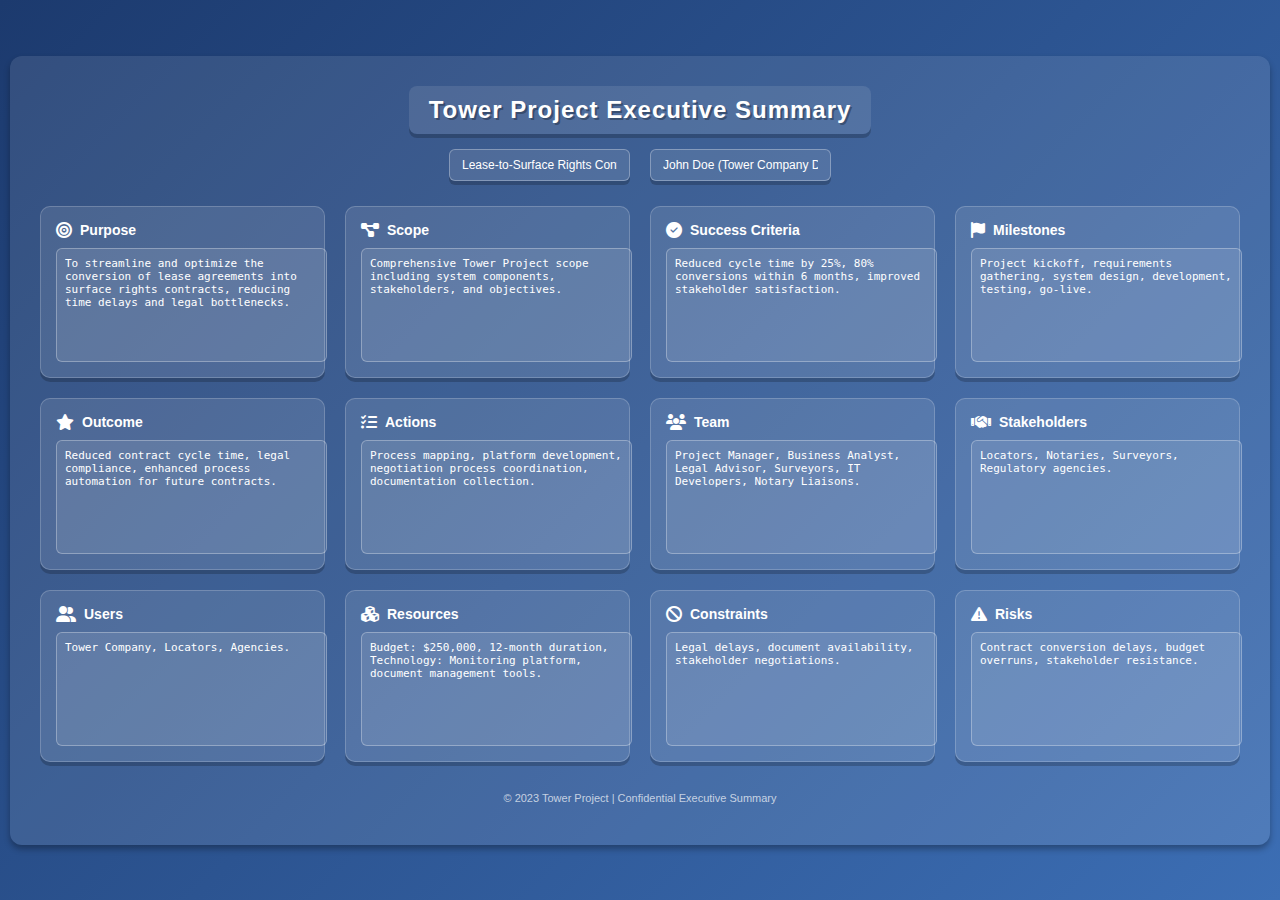
<file: index.html>
<!DOCTYPE html>
<html lang="en">
<head>
    <meta charset="UTF-8">
    <meta name="viewport" content="width=device-width, initial-scale=1.0">
    <title>Tower Project Executive Summary</title>
    <link rel="stylesheet" href="https://cdnjs.cloudflare.com/ajax/libs/font-awesome/6.4.0/css/all.min.css">
    <style>
        body {
            font-family: Helvetica, Arial, sans-serif;
            margin: 0;
            padding: 0;
            background: linear-gradient(135deg, #1c3a6e, #3c6eb4);
            color: #fff;
            min-height: 100vh;
            display: flex;
            align-items: center;
            justify-content: center;
        }
        .container {
            max-width: 1200px;
            width: 95%;
            padding: 30px;
            background-color: rgba(255, 255, 255, 0.1);
            border-radius: 12px;
            box-shadow: 0 4px 6px rgba(0, 0, 0, 0.3);
        }
        header {
            text-align: center;
            margin-bottom: 25px;
        }
        h1 {
            color: #fff;
            font-size: 24px;
            font-weight: bold;
            margin: 0 0 15px 0;
            text-shadow: 2px 2px 0 rgba(0, 0, 0, 0.3);
            letter-spacing: 1px;
            display: inline-block;
            padding: 10px 20px;
            background-color: rgba(255, 255, 255, 0.1);
            border-radius: 8px;
            box-shadow: 0 4px 0 rgba(0, 0, 0, 0.2);
        }
        .input-container {
            display: flex;
            justify-content: center;
            gap: 20px;
            margin-bottom: 20px;
        }
        input[type="text"] {
            padding: 8px 12px;
            border: 1px solid rgba(255, 255, 255, 0.3);
            border-radius: 6px;
            font-size: 12px;
            background-color: rgba(255, 255, 255, 0.1);
            color: #fff;
            transition: all 0.3s ease;
            box-shadow: 0 4px 0 rgba(0, 0, 0, 0.2);
        }
        input[type="text"]:focus {
            outline: none;
            box-shadow: 0 4px 0 rgba(0, 0, 0, 0.2), 0 0 0 2px rgba(255, 255, 255, 0.5);
        }
        main {
            display: grid;
            grid-template-columns: repeat(4, 1fr);
            grid-gap: 20px;
        }
        .cell {
            background-color: rgba(255, 255, 255, 0.1);
            border: 1px solid rgba(255, 255, 255, 0.2);
            padding: 15px;
            border-radius: 10px;
            box-shadow: 0 4px 0 rgba(0, 0, 0, 0.2);
            transition: all 0.3s ease;
            height: 140px;
            display: flex;
            flex-direction: column;
        }
        .cell:hover {
            background-color: rgba(255, 255, 255, 0.2);
            transform: translateY(-2px);
            box-shadow: 0 6px 0 rgba(0, 0, 0, 0.2);
        }
        h2 {
            font-size: 14px;
            margin: 0 0 10px 0;
            display: flex;
            align-items: center;
        }
        h2 i {
            margin-right: 8px;
            font-size: 16px;
        }
        h2 a {
            color: #fff;
            text-decoration: none;
            transition: all 0.3s ease;
        }
        h2 a:hover {
            text-decoration: underline;
            opacity: 0.8;
        }
        textarea {
            width: 100%;
            height: 100%;
            padding: 8px;
            border: 1px solid rgba(255, 255, 255, 0.3);
            border-radius: 6px;
            resize: none;
            font-size: 11px;
            background-color: rgba(255, 255, 255, 0.1);
            color: #fff;
            transition: all 0.3s ease;
        }
        textarea:focus {
            outline: none;
            box-shadow: 0 0 0 2px rgba(255, 255, 255, 0.5);
        }
        footer {
            text-align: center;
            margin-top: 30px;
            color: rgba(255, 255, 255, 0.7);
            font-size: 11px;
        }
        ::placeholder {
            color: rgba(255, 255, 255, 0.5);
        }
        .comment-icon {
            margin-left: 5px;
            color: #1c3a6e; /* Dark blue color */
        }
    </style>
</head>
<body>
    <div class="container">
        <header>
            <h1>Tower Project Executive Summary</h1>
            <div class="input-container">
                <input type="text" id="project-name" value="Lease-to-Surface Rights Conversion Project" placeholder="Project name">
                <input type="text" id="project-owner" value="John Doe (Tower Company Director)" placeholder="Project owner">
            </div>
        </header>
        <main>
            <div class="cell">
                <h2><i class="fas fa-bullseye"></i> <a href="#" onclick="openDetailPage('Purpose')">Purpose</a></h2>
                <textarea placeholder="What is the intent of this project?">To streamline and optimize the conversion of lease agreements into surface rights contracts, reducing time delays and legal bottlenecks.</textarea>
            </div>
            <div class="cell">
                <h2>
                    <i class="fas fa-project-diagram"></i>
                    <a href="#" onclick="openDetailPage('scope')">Scope</a>
                    <span id="scopeCommentIcon" class="comment-icon" style="display: none;">
                        <i class="fas fa-comments"></i>
                    </span>
                </h2>
                <textarea placeholder="What's the project scope?">Comprehensive Tower Project scope including system components, stakeholders, and objectives.</textarea>
            </div>
            <div class="cell">
                <h2><i class="fas fa-check-circle"></i> <a href="#" onclick="openDetailPage('Success Criteria')">Success Criteria</a></h2>
                <textarea placeholder="What are the success criteria?">Reduced cycle time by 25%, 80% conversions within 6 months, improved stakeholder satisfaction.</textarea>
            </div>
            <div class="cell">
                <h2>
                    <i class="fas fa-flag"></i>
                    <a href="#" onclick="openDetailPage('milestones')">Milestones</a>
                    <span id="milestoneCommentIcon" class="comment-icon" style="display: none;">
                        <i class="fas fa-comments"></i>
                    </span>
                </h2>
                <textarea placeholder="What are the key milestones?">Project kickoff, requirements gathering, system design, development, testing, go-live.</textarea>
            </div>
            <div class="cell">
                <h2><i class="fas fa-star"></i> <a href="#" onclick="openDetailPage('Outcome')">Outcome</a></h2>
                <textarea placeholder="What is the end result?">Reduced contract cycle time, legal compliance, enhanced process automation for future contracts.</textarea>
            </div>
            <div class="cell">
                <h2><i class="fas fa-tasks"></i> <a href="#" onclick="openDetailPage('Actions')">Actions</a></h2>
                <textarea placeholder="What activities need to be executed?">Process mapping, platform development, negotiation process coordination, documentation collection.</textarea>
            </div>
            <div class="cell">
                <h2><i class="fas fa-users"></i> <a href="#" onclick="openDetailPage('Team')">Team</a></h2>
                <textarea placeholder="Who are the team members?">Project Manager, Business Analyst, Legal Advisor, Surveyors, IT Developers, Notary Liaisons.</textarea>
            </div>
            <div class="cell">
                <h2><i class="fas fa-handshake"></i> <a href="#" onclick="openDetailPage('Stakeholders')">Stakeholders</a></h2>
                <textarea placeholder="Who are the stakeholders?">Locators, Notaries, Surveyors, Regulatory agencies.</textarea>
            </div>
            <div class="cell">
                <h2><i class="fas fa-user-friends"></i> <a href="#" onclick="openDetailPage('Users')">Users</a></h2>
                <textarea placeholder="Who will benefit?">Tower Company, Locators, Agencies.</textarea>
            </div>
            <div class="cell">
                <h2><i class="fas fa-cubes"></i> <a href="#" onclick="openDetailPage('Resources')">Resources</a></h2>
                <textarea placeholder="What resources are required?">Budget: $250,000, 12-month duration, Technology: Monitoring platform, document management tools.</textarea>
            </div>
            <div class="cell">
                <h2><i class="fas fa-ban"></i> <a href="#" onclick="openDetailPage('Constraints')">Constraints</a></h2>
                <textarea placeholder="What are the limitations?">Legal delays, document availability, stakeholder negotiations.</textarea>
            </div>
            <div class="cell">
                <h2><i class="fas fa-exclamation-triangle"></i> <a href="#" onclick="openDetailPage('Risks')">Risks</a></h2>
                <textarea placeholder="What could go wrong?">Contract conversion delays, budget overruns, stakeholder resistance.</textarea>
            </div>
        </main>
        <footer>
            <p>© 2023 Tower Project | Confidential Executive Summary</p>
        </footer>
    </div>
    <script src="script.js"></script>
    <script>
    function openDetailPage(section) {
        console.log(section + ' link clicked');
        const currentUrl = new URL(window.location.href);
        const projectParam = currentUrl.searchParams.get('project');
        const ownerParam = currentUrl.searchParams.get('owner');
        
        let newUrl = 'detail_pages/' + section.toLowerCase() + '.html?section=' + section;
        if (projectParam) newUrl += '&project=' + encodeURIComponent(projectParam);
        if (ownerParam) newUrl += '&owner=' + encodeURIComponent(ownerParam);
        
        console.log('Navigating to:', newUrl);
        window.location.href = newUrl;
    }

    function checkForComments() {
        const scopeHasComments = localStorage.getItem('scopeHasComments') === 'true';
        const milestoneHasComments = localStorage.getItem('milestoneHasComments') === 'true';
        
        document.getElementById('scopeCommentIcon').style.display = scopeHasComments ? 'inline' : 'none';
        document.getElementById('milestoneCommentIcon').style.display = milestoneHasComments ? 'inline' : 'none';
    }

    // Check for comments when the page loads
    document.addEventListener('DOMContentLoaded', checkForComments);

    // Check for comments when the window gains focus (in case comments were added in another tab)
    window.addEventListener('focus', checkForComments);
    </script>
</body>
</html>
</file>
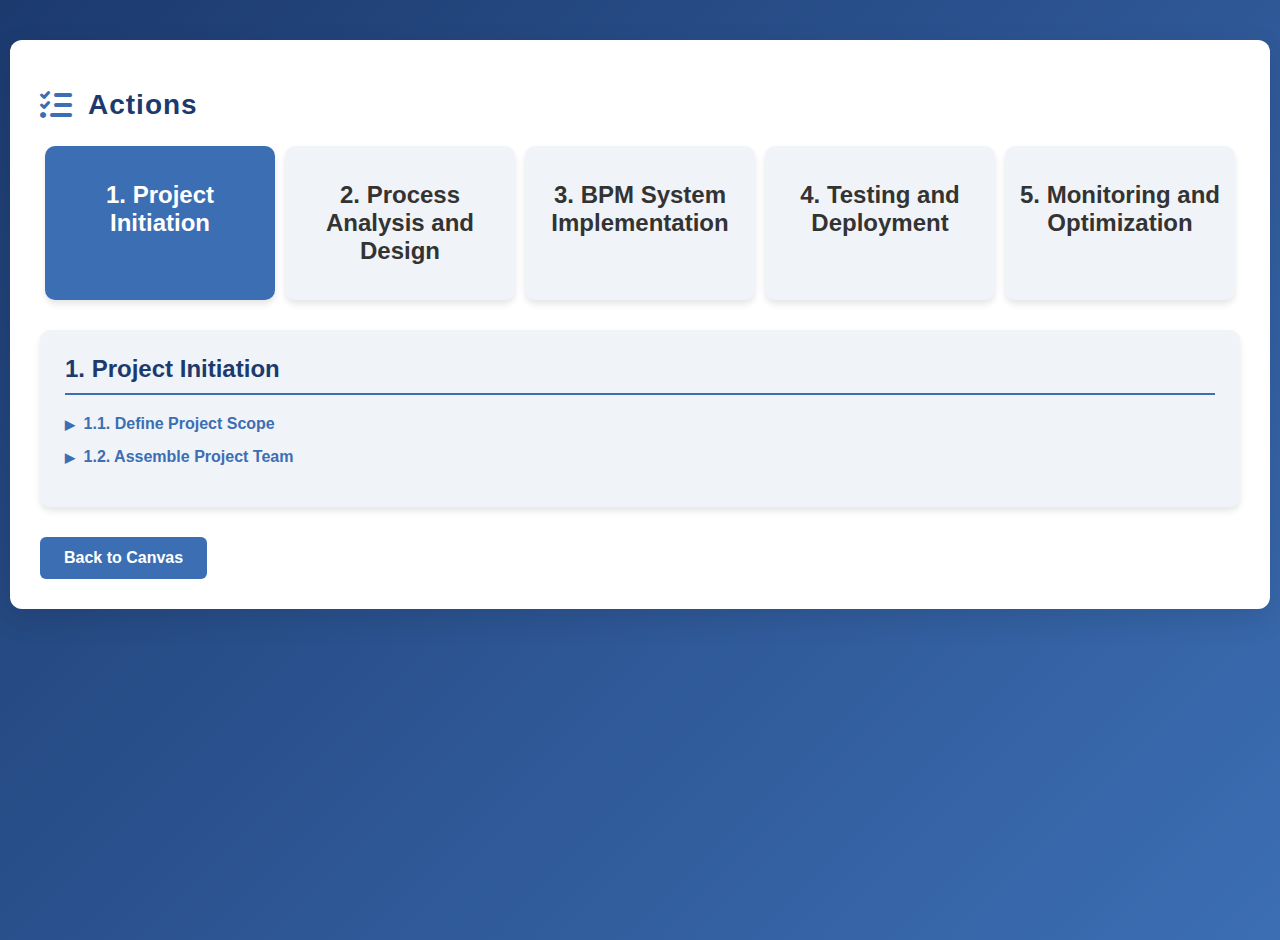
<file: actions.html>
<!DOCTYPE html>
<html lang="en">
<head>
    <meta charset="UTF-8">
    <meta name="viewport" content="width=device-width, initial-scale=1.0">
    <title>Tower Project - Actions</title>
    <link rel="stylesheet" href="https://cdnjs.cloudflare.com/ajax/libs/font-awesome/6.4.0/css/all.min.css">
    <style>
        body {
            font-family: 'Segoe UI', Tahoma, Geneva, Verdana, sans-serif;
            margin: 0;
            padding: 0;
            background: linear-gradient(135deg, #1c3a6e, #3c6eb4);
            color: #333;
            min-height: 100vh;
        }
        .detail-container {
            max-width: 1200px;
            margin: 40px auto;
            padding: 30px;
            background-color: #fff;
            border-radius: 12px;
            box-shadow: 0 10px 30px rgba(0, 0, 0, 0.1);
        }
        h1 {
            margin-bottom: 25px;
            display: flex;
            align-items: center;
            font-size: 28px;
            color: #1c3a6e;
            letter-spacing: 1px;
        }
        h1 i {
            margin-right: 15px;
            font-size: 32px;
            color: #3c6eb4;
        }
        .flow-chart {
            display: flex;
            justify-content: space-between;
            align-items: stretch;
            margin-bottom: 30px;
        }
        .flow-item {
            background-color: #f0f4f8;
            border-radius: 10px;
            padding: 15px 10px;
            flex: 1;
            text-align: center;
            cursor: pointer;
            transition: all 0.3s ease;
            box-shadow: 0 4px 6px rgba(0, 0, 0, 0.1);
            margin: 0 5px;
        }
        .flow-item:hover {
            background-color: #e0e8f0;
            transform: translateY(-5px);
        }
        .flow-item.active {
            background-color: #3c6eb4;
            color: #fff;
        }
        .content-box {
            background-color: #f0f4f8;
            border-radius: 10px;
            padding: 25px;
            margin-top: 20px;
            box-shadow: 0 4px 6px rgba(0, 0, 0, 0.1);
        }
        .content-box h2 {
            color: #1c3a6e;
            margin-top: 0;
            font-size: 24px;
            border-bottom: 2px solid #3c6eb4;
            padding-bottom: 10px;
            margin-bottom: 20px;
        }
        .content-box ul {
            list-style-type: none;
            padding-left: 0;
        }
        .content-box li {
            margin-bottom: 15px;
            font-size: 16px;
        }
        .content-box li > span {
            cursor: pointer;
            color: #3c6eb4;
            font-weight: 600;
        }
        .content-box li > span:hover {
            text-decoration: underline;
        }
        .content-box li > span::before {
            content: '▶ ';
            font-size: 0.8em;
            color: #3c6eb4;
            margin-right: 5px;
        }
        .content-box li.expanded > span::before {
            content: '▼ ';
        }
        .content-box ul ul {
            display: none;
            margin-top: 10px;
            margin-left: 20px;
            padding-left: 15px;
            border-left: 2px solid #3c6eb4;
        }
        .back-button {
            display: inline-block;
            margin-top: 30px;
            padding: 12px 24px;
            background-color: #3c6eb4;
            color: #fff;
            text-decoration: none;
            border-radius: 6px;
            transition: all 0.3s ease;
            font-weight: 600;
        }
        .back-button:hover {
            background-color: #1c3a6e;
            transform: translateY(-2px);
        }
    </style>
</head>
<body>
    <div class="detail-container">
        <h1><i class="fas fa-tasks"></i> Actions</h1>
        <div class="flow-chart">
            <div class="flow-item" onclick="showContent(0)">
                <h2>1. Project Initiation</h2>
            </div>
            <div class="flow-item" onclick="showContent(1)">
                <h2>2. Process Analysis and Design</h2>
            </div>
            <div class="flow-item" onclick="showContent(2)">
                <h2>3. BPM System Implementation</h2>
            </div>
            <div class="flow-item" onclick="showContent(3)">
                <h2>4. Testing and Deployment</h2>
            </div>
            <div class="flow-item" onclick="showContent(4)">
                <h2>5. Monitoring and Optimization</h2>
            </div>
        </div>
        <div id="content-box" class="content-box"></div>
        <a href="../index.html" class="back-button">Back to Canvas</a>
    </div>

    <script>
        const contentData = [
            {
                title: "1. Project Initiation",
                children: [
                    {
                        title: "1.1. Define Project Scope",
                        children: [
                            "1.1.1. Gather Stakeholder Requirements",
                            "1.1.2. Analyze Current Lease-to-Surface-Right Conversion Process",
                            "1.1.3. Define Project Objectives and Success Criteria"
                        ]
                    },
                    {
                        title: "1.2. Assemble Project Team",
                        children: [
                            "1.2.1. Identify Required Roles and Skills",
                            "1.2.2. Recruit and Onboard Team Members"
                        ]
                    }
                ]
            },
            {
                title: "2. Process Analysis and Design",
                children: [
                    {
                        title: "2.1. Analyze Current Process",
                        children: [
                            "2.1.1. Gather and Analyze Historical Data",
                            "2.1.2. Conduct Process Mapping Workshops"
                        ]
                    },
                    {
                        title: "2.2. Design To-Be Process",
                        children: [
                            "2.2.1. Define the Optimized Process Flow",
                            "2.2.2. Specify Process Metrics and KPIs"
                        ]
                    }
                ]
            },
            {
                title: "3. BPM System Implementation",
                children: [
                    {
                        title: "3.1. Define System Requirements",
                        children: [
                            "3.1.1. Gather Functional Requirements",
                            "3.1.2. Define Non-Functional Requirements"
                        ]
                    },
                    {
                        title: "3.2. Develop BPM System",
                        children: [
                            "3.2.1. Design System Architecture",
                            "3.2.2. Implement System Components"
                        ]
                    }
                ]
            },
            {
                title: "4. Testing and Deployment",
                children: [
                    {
                        title: "4.1. Conduct System Testing",
                        children: [
                            "4.1.1. Perform Unit Tests",
                            "4.1.2. Perform Integration Tests"
                        ]
                    },
                    {
                        title: "4.2. Deploy and Roll Out",
                        children: [
                            "4.2.1. Deploy to Production Environment",
                            "4.2.2. Provide User Training"
                        ]
                    }
                ]
            },
            {
                title: "5. Monitoring and Optimization",
                children: [
                    {
                        title: "5.1. Monitor System Performance",
                        children: [
                            "5.1.1. Track KPIs and Metrics",
                            "5.1.2. Analyze System Logs and Data"
                        ]
                    },
                    {
                        title: "5.2. Optimize the Process",
                        children: [
                            "5.2.1. Implement Process Improvements",
                            "5.2.2. Enhance System Capabilities"
                        ]
                    }
                ]
            }
        ];

        function createNestedList(items) {
            let html = '<ul>';
            for (const item of items) {
                html += '<li>';
                if (typeof item === 'object') {
                    html += `<span>${item.title}</span>`;
                    if (item.children) {
                        html += createNestedList(item.children);
                    }
                } else {
                    html += item;
                }
                html += '</li>';
            }
            html += '</ul>';
            return html;
        }

        function showContent(index) {
            const contentBox = document.getElementById('content-box');
            contentBox.innerHTML = `<h2>${contentData[index].title}</h2>${createNestedList(contentData[index].children)}`;
            
            const flowItems = document.querySelectorAll('.flow-item');
            flowItems.forEach((item, i) => {
                if (i === index) {
                    item.classList.add('active');
                } else {
                    item.classList.remove('active');
                }
            });

            addClickListeners();
        }

        function addClickListeners() {
            const listItems = document.querySelectorAll('.content-box li');
            listItems.forEach(item => {
                const span = item.querySelector('span');
                if (span) {
                    span.addEventListener('click', (event) => {
                        event.stopPropagation();
                        const subList = item.querySelector('ul');
                        if (subList) {
                            const isExpanded = item.classList.contains('expanded');
                            if (isExpanded) {
                                subList.style.display = 'none';
                                item.classList.remove('expanded');
                            } else {
                                subList.style.display = 'block';
                                item.classList.add('expanded');
                            }
                        }
                    });
                }
            });
        }

        // Show the first section by default
        showContent(0);
    </script>
</body>
</html>
</file>
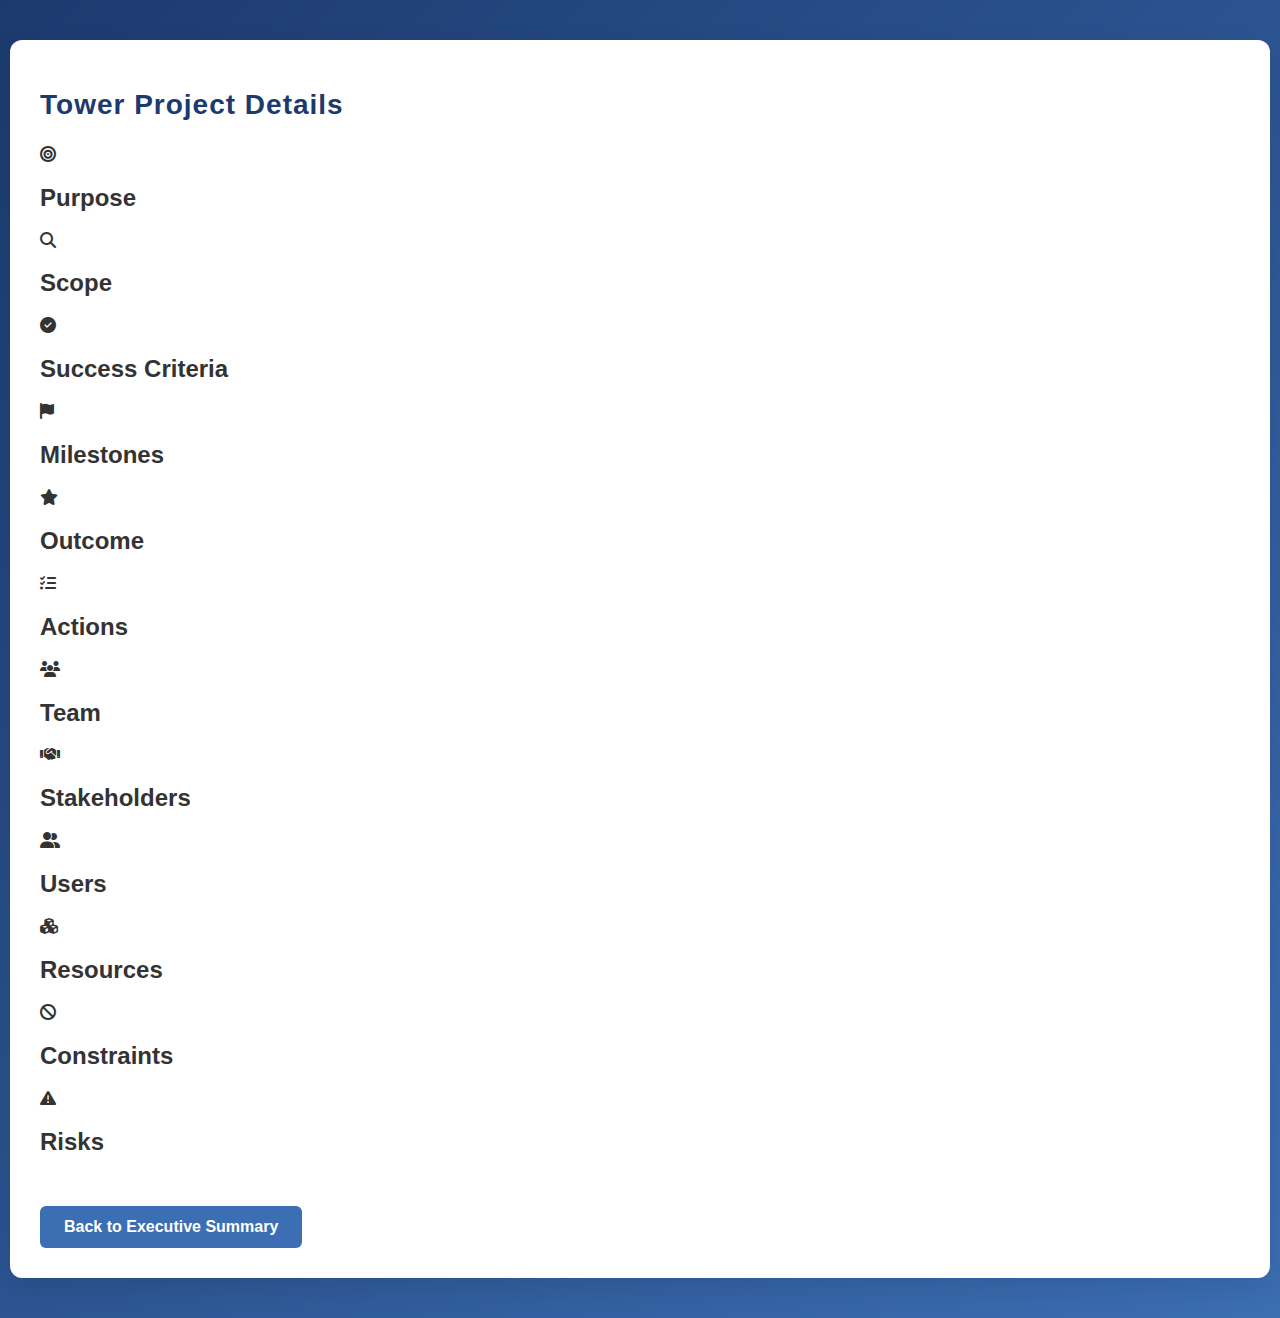
<file: detail.html>
<!DOCTYPE html>
<html lang="en">
<head>
    <base href="/">
    <meta charset="UTF-8">
    <meta name="viewport" content="width=device-width, initial-scale=1.0">
    <title>Tower Project - Details</title>
    <link rel="stylesheet" href="https://cdnjs.cloudflare.com/ajax/libs/font-awesome/6.4.0/css/all.min.css">
    <style>
        body {
            font-family: 'Segoe UI', Tahoma, Geneva, Verdana, sans-serif;
            margin: 0;
            padding: 0;
            background: linear-gradient(135deg, #1c3a6e, #3c6eb4);
            color: #333;
            min-height: 100vh;
        }
        .detail-container {
            max-width: 1200px;
            margin: 40px auto;
            padding: 30px;
            background-color: #fff;
            border-radius: 12px;
            box-shadow: 0 10px 30px rgba(0, 0, 0, 0.1);
        }
        h1 {
            margin-bottom: 25px;
            display: flex;
            align-items: center;
            font-size: 28px;
            color: #1c3a6e;
            letter-spacing: 1px;
        }
        h1 i {
            margin-right: 15px;
            font-size: 32px;
            color: #3c6eb4;
        }
        .flow-chart {
            display: flex;
            justify-content: space-between;
            align-items: stretch;
            margin-bottom: 30px;
        }
        .flow-item {
            background-color: #f0f4f8;
            border-radius: 10px;
            padding: 15px 10px;
            flex: 1;
            text-align: center;
            cursor: pointer;
            transition: all 0.3s ease;
            box-shadow: 0 4px 6px rgba(0, 0, 0, 0.1);
            margin: 0 5px;
            display: flex;
            flex-direction: column;
            justify-content: center;
        }
        .flow-item:hover {
            background-color: #e0e8f0;
            transform: translateY(-5px);
            box-shadow: 0 6px 12px rgba(0, 0, 0, 0.15);
        }
        .flow-item.active {
            background-color: #3c6eb4;
            color: #fff;
        }
        .flow-item h2 {
            font-size: 14px;
            margin: 0;
            color: #1c3a6e;
            transition: color 0.3s ease;
        }
        .flow-item:hover h2 {
            color: #3c6eb4;
        }
        .flow-item.active h2 {
            color: #fff;
        }
        .content-box {
            background-color: #f0f4f8;
            border-radius: 10px;
            padding: 25px;
            margin-top: 20px;
            box-shadow: 0 4px 6px rgba(0, 0, 0, 0.1);
        }
        .content-box h2 {
            color: #1c3a6e;
            margin-top: 0;
            font-size: 24px;
            border-bottom: 2px solid #3c6eb4;
            padding-bottom: 10px;
            margin-bottom: 20px;
        }
        .content-box ul {
            margin: 0;
            padding-left: 20px;
            list-style-type: none;
        }
        .content-box li {
            margin-bottom: 15px;
            font-size: 16px;
        }
        .content-box li > span {
            cursor: pointer;
            color: #3c6eb4;
            font-weight: 600;
        }
        .content-box li > span:hover {
            text-decoration: underline;
        }
        .content-box li > span::before {
            content: '▶ ';
            font-size: 0.8em;
            color: #3c6eb4;
            margin-right: 5px;
        }
        .content-box li.expanded > span::before {
            content: '▼ ';
        }
        .content-box ul ul {
            display: none;
            margin-top: 10px;
            margin-left: 20px;
            padding-left: 15px;
            border-left: 2px solid #3c6eb4;
        }
        .back-button {
            display: inline-block;
            margin-top: 30px;
            padding: 12px 24px;
            background-color: #3c6eb4;
            color: #fff;
            text-decoration: none;
            border-radius: 6px;
            transition: all 0.3s ease;
            font-weight: 600;
        }
        .back-button:hover {
            background-color: #1c3a6e;
            transform: translateY(-2px);
        }
    </style>
</head>
<body>
    <div class="detail-container">
        <h1>Tower Project Details</h1>
        <div class="section-grid">
            <div class="section-item" onclick="location.href='detail_pages/purpose.html'">
                <i class="fas fa-bullseye"></i>
                <h2>Purpose</h2>
            </div>
            <div class="section-item" onclick="location.href='detail_pages/scope.html'">
                <i class="fas fa-search"></i>
                <h2>Scope</h2>
            </div>
            <div class="section-item" onclick="location.href='detail_pages/success_criteria.html'">
                <i class="fas fa-check-circle"></i>
                <h2>Success Criteria</h2>
            </div>
            <div class="section-item" onclick="location.href='detail_pages/milestones.html'">
                <i class="fas fa-flag"></i>
                <h2>Milestones</h2>
            </div>
            <div class="section-item" onclick="location.href='detail_pages/outcome.html'">
                <i class="fas fa-star"></i>
                <h2>Outcome</h2>
            </div>
            <div class="section-item" id="actions-link">
                <i class="fas fa-tasks"></i>
                <h2>Actions</h2>
            </div>
            <div class="section-item" onclick="location.href='detail_pages/team.html'">
                <i class="fas fa-users"></i>
                <h2>Team</h2>
            </div>
            <div class="section-item" onclick="location.href='detail_pages/stakeholders.html'">
                <i class="fas fa-handshake"></i>
                <h2>Stakeholders</h2>
            </div>
            <div class="section-item" onclick="location.href='detail_pages/users.html'">
                <i class="fas fa-user-friends"></i>
                <h2>Users</h2>
            </div>
            <div class="section-item" onclick="location.href='detail_pages/resources.html'">
                <i class="fas fa-cubes"></i>
                <h2>Resources</h2>
            </div>
            <div class="section-item" onclick="location.href='detail_pages/constraints.html'">
                <i class="fas fa-ban"></i>
                <h2>Constraints</h2>
            </div>
            <div class="section-item" id="risks-link">
                <i class="fas fa-exclamation-triangle"></i>
                <h2>Risks</h2>
            </div>
        </div>
        <a href="project_canvas.html" class="back-button">Back to Executive Summary</a>
    </div>
    <script>
        document.addEventListener('DOMContentLoaded', function() {
            document.querySelectorAll('.section-item').forEach(item => {
                item.addEventListener('click', function(event) {
                    event.preventDefault(); // Prevent default link behavior
                    const page = this.getAttribute('data-page');
                    const currentUrl = new URL(window.location.href);
                    const projectParam = currentUrl.searchParams.get('project');
                    const ownerParam = currentUrl.searchParams.get('owner');
                    
                    let newUrl = `detail_pages/${page}.html?section=${page}`;
                    if (projectParam) newUrl += `&project=${encodeURIComponent(projectParam)}`;
                    if (ownerParam) newUrl += `&owner=${encodeURIComponent(ownerParam)}`;
                    
                    window.location.href = newUrl;
                });
            });
        });
    </script>
    <script>
        document.addEventListener('DOMContentLoaded', function() {
            const actionsLink = document.getElementById('actions-link');
            if (actionsLink) {
                actionsLink.addEventListener('click', function(event) {
                    event.preventDefault();
                    console.log('Actions link clicked');
                    const currentUrl = new URL(window.location.href);
                    const projectParam = currentUrl.searchParams.get('project');
                    const ownerParam = currentUrl.searchParams.get('owner');
                    
                    let newUrl = 'detail_pages/actions.html?section=Actions';
                    if (projectParam) newUrl += `&project=${encodeURIComponent(projectParam)}`;
                    if (ownerParam) newUrl += `&owner=${encodeURIComponent(ownerParam)}`;
                    
                    console.log('Navigating to:', newUrl);
                    window.location.href = newUrl;
                });
            } else {
                console.error('Actions link not found');
            }
        });
    </script>
    <script>
        document.addEventListener('DOMContentLoaded', function() {
            const milestoneLink = document.getElementById('milestone-link');
            if (milestoneLink) {
                milestoneLink.addEventListener('click', function(event) {
                    event.preventDefault();
                    console.log('Milestone link clicked');
                    const currentUrl = new URL(window.location.href);
                    const projectParam = currentUrl.searchParams.get('project');
                    const ownerParam = currentUrl.searchParams.get('owner');
                    
                    let newUrl = 'detail_pages/milestone.html?section=Milestones';
                    if (projectParam) newUrl += `&project=${encodeURIComponent(projectParam)}`;
                    if (ownerParam) newUrl += `&owner=${encodeURIComponent(ownerParam)}`;
                    
                    console.log('Navigating to:', newUrl);
                    window.location.href = newUrl;
                });
            } else {
                console.error('Milestone link not found');
            }
        });
    </script>
    <script>
        document.addEventListener('DOMContentLoaded', function() {
            const risksLink = document.getElementById('risks-link');
            if (risksLink) {
                risksLink.addEventListener('click', function(event) {
                    event.preventDefault();
                    console.log('Risks link clicked');
                    const currentUrl = new URL(window.location.href);
                    const projectParam = currentUrl.searchParams.get('project');
                    const ownerParam = currentUrl.searchParams.get('owner');
                    
                    let newUrl = 'detail_pages/risks.html?section=Risks';
                    if (projectParam) newUrl += `&project=${encodeURIComponent(projectParam)}`;
                    if (ownerParam) newUrl += `&owner=${encodeURIComponent(ownerParam)}`;
                    
                    console.log('Navigating to:', newUrl);
                    window.location.href = newUrl;
                });
            } else {
                console.error('Risks link not found');
            }
        });
    </script>
</body>
</html>
</file>
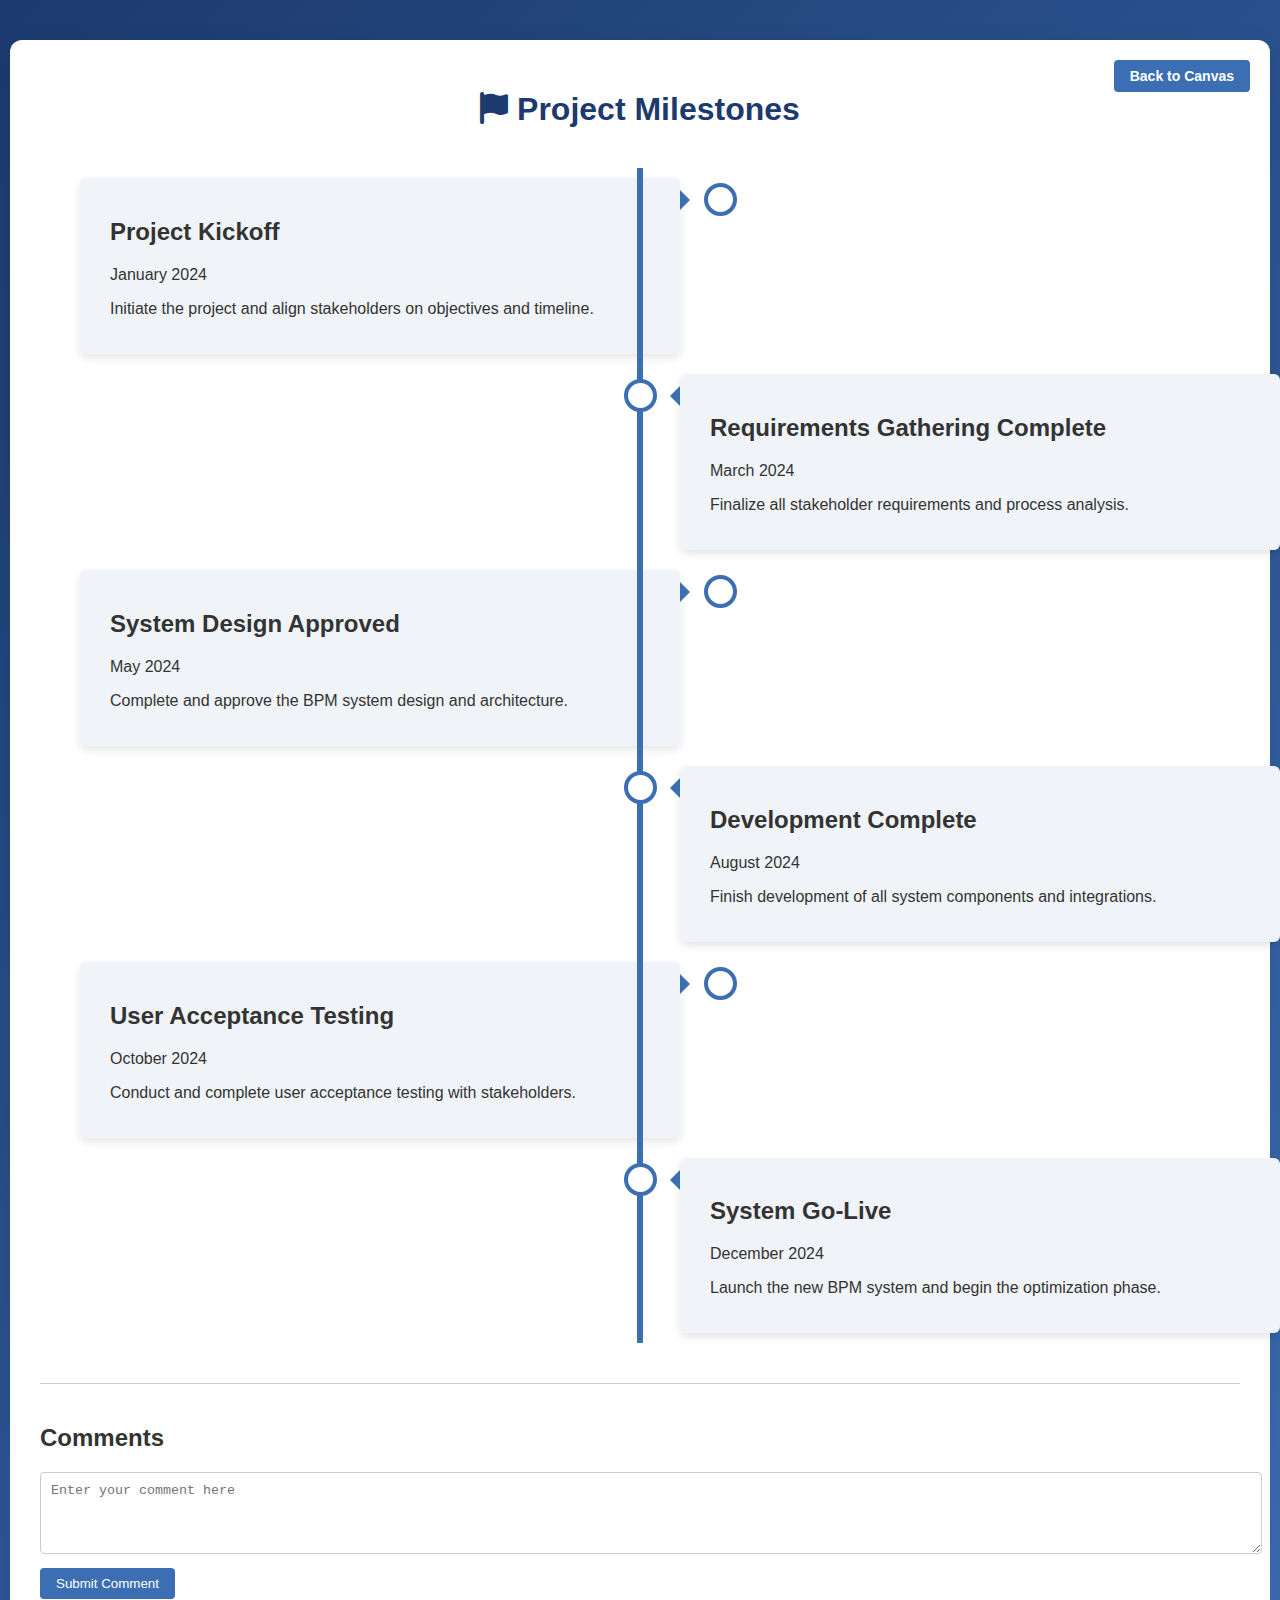
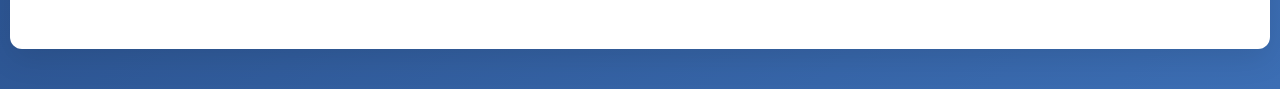
<file: milestones.html>
<!DOCTYPE html>
<html lang="en">
<head>
    <meta charset="UTF-8">
    <meta name="viewport" content="width=device-width, initial-scale=1.0">
    <title>Project Milestones</title>
    <link rel="stylesheet" href="https://cdnjs.cloudflare.com/ajax/libs/font-awesome/6.4.0/css/all.min.css">
    <style>
        body {
            font-family: 'Segoe UI', Tahoma, Geneva, Verdana, sans-serif;
            margin: 0;
            padding: 0;
            background: linear-gradient(135deg, #1c3a6e, #3c6eb4);
            color: #333;
            min-height: 100vh;
        }
        .container {
            max-width: 1200px;
            margin: 40px auto;
            padding: 30px;
            background-color: #fff;
            border-radius: 12px;
            box-shadow: 0 10px 30px rgba(0, 0, 0, 0.1);
            position: relative;
        }
        h1 {
            color: #1c3a6e;
            text-align: center;
            margin-bottom: 40px;
        }
        .timeline {
            position: relative;
            max-width: 1200px;
            margin: 0 auto;
        }
        .timeline::after {
            content: '';
            position: absolute;
            width: 6px;
            background-color: #3c6eb4;
            top: 0;
            bottom: 0;
            left: 50%;
            margin-left: -3px;
        }
        .milestone {
            padding: 10px 40px;
            position: relative;
            background-color: inherit;
            width: 50%;
        }
        .milestone::after {
            content: '';
            position: absolute;
            width: 25px;
            height: 25px;
            right: -17px;
            background-color: #fff;
            border: 4px solid #3c6eb4;
            top: 15px;
            border-radius: 50%;
            z-index: 1;
        }
        .left {
            left: 0;
        }
        .right {
            left: 50%;
        }
        .left::before {
            content: " ";
            height: 0;
            position: absolute;
            top: 22px;
            width: 0;
            z-index: 1;
            right: 30px;
            border: medium solid #3c6eb4;
            border-width: 10px 0 10px 10px;
            border-color: transparent transparent transparent #3c6eb4;
        }
        .right::before {
            content: " ";
            height: 0;
            position: absolute;
            top: 22px;
            width: 0;
            z-index: 1;
            left: 30px;
            border: medium solid #3c6eb4;
            border-width: 10px 10px 10px 0;
            border-color: transparent #3c6eb4 transparent transparent;
        }
        .right::after {
            left: -16px;
        }
        .content {
            padding: 20px 30px;
            background-color: #f0f4f8;
            position: relative;
            border-radius: 6px;
            box-shadow: 0 4px 8px rgba(0,0,0,0.1);
        }
        .back-button {
            position: absolute;
            top: 20px;
            right: 20px;
            padding: 8px 16px;
            background-color: #3c6eb4;
            color: #fff;
            text-decoration: none;
            border-radius: 4px;
            transition: all 0.3s ease;
            font-weight: 600;
            font-size: 14px;
        }
        .back-button:hover {
            background-color: #1c3a6e;
            transform: translateY(-2px);
        }
        .comment-section {
            margin-top: 40px;
            border-top: 1px solid #ccc;
            padding-top: 20px;
        }
        .comment-form textarea {
            width: 100%;
            padding: 10px;
            margin-bottom: 10px;
            border: 1px solid #ccc;
            border-radius: 4px;
        }
        .comment-form button {
            padding: 8px 16px;
            background-color: #3c6eb4;
            color: #fff;
            border: none;
            border-radius: 4px;
            cursor: pointer;
        }
        .comments-list {
            margin-top: 20px;
        }
        .comment {
            background-color: #f0f4f8;
            padding: 10px;
            margin-bottom: 10px;
            border-radius: 4px;
        }
    </style>
</head>
<body>
    <div class="container">
        <a href="../index.html" class="back-button">Back to Canvas</a>
        <h1><i class="fas fa-flag"></i> Project Milestones</h1>
        <div class="timeline">
            <div class="milestone left">
                <div class="content">
                    <h2>Project Kickoff</h2>
                    <p>January 2024</p>
                    <p>Initiate the project and align stakeholders on objectives and timeline.</p>
                </div>
            </div>
            <div class="milestone right">
                <div class="content">
                    <h2>Requirements Gathering Complete</h2>
                    <p>March 2024</p>
                    <p>Finalize all stakeholder requirements and process analysis.</p>
                </div>
            </div>
            <div class="milestone left">
                <div class="content">
                    <h2>System Design Approved</h2>
                    <p>May 2024</p>
                    <p>Complete and approve the BPM system design and architecture.</p>
                </div>
            </div>
            <div class="milestone right">
                <div class="content">
                    <h2>Development Complete</h2>
                    <p>August 2024</p>
                    <p>Finish development of all system components and integrations.</p>
                </div>
            </div>
            <div class="milestone left">
                <div class="content">
                    <h2>User Acceptance Testing</h2>
                    <p>October 2024</p>
                    <p>Conduct and complete user acceptance testing with stakeholders.</p>
                </div>
            </div>
            <div class="milestone right">
                <div class="content">
                    <h2>System Go-Live</h2>
                    <p>December 2024</p>
                    <p>Launch the new BPM system and begin the optimization phase.</p>
                </div>
            </div>
        </div>
        
        <div class="comment-section">
            <h2>Comments</h2>
            <form class="comment-form" id="commentForm">
                <textarea id="commentText" rows="4" placeholder="Enter your comment here"></textarea>
                <button type="submit">Submit Comment</button>
            </form>
            <div class="comments-list" id="commentsList"></div>
        </div>
    </div>

    <script>
        document.addEventListener('DOMContentLoaded', function() {
            const commentForm = document.getElementById('commentForm');
            const commentsList = document.getElementById('commentsList');

            // Load existing comments
            loadComments();

            commentForm.addEventListener('submit', function(e) {
                e.preventDefault();
                const commentText = document.getElementById('commentText').value;
                if (commentText.trim() !== '') {
                    addComment(commentText);
                    document.getElementById('commentText').value = '';
                }
            });

            function addComment(text) {
                const comment = {
                    text: text,
                    timestamp: new Date().toISOString()
                };
                let comments = JSON.parse(localStorage.getItem('milestoneComments') || '[]');
                comments.push(comment);
                localStorage.setItem('milestoneComments', JSON.stringify(comments));
                displayComment(comment);
                updateCommentIcon();
            }

            function loadComments() {
                const comments = JSON.parse(localStorage.getItem('milestoneComments') || '[]');
                comments.forEach(displayComment);
                updateCommentIcon();
            }

            function displayComment(comment) {
                const commentElement = document.createElement('div');
                commentElement.classList.add('comment');
                commentElement.textContent = `${new Date(comment.timestamp).toLocaleString()}: ${comment.text}`;
                commentsList.prepend(commentElement);
            }

            function updateCommentIcon() {
                const comments = JSON.parse(localStorage.getItem('milestoneComments') || '[]');
                localStorage.setItem('milestoneHasComments', comments.length > 0 ? 'true' : 'false');
            }
        });
    </script>
</body>
</html>
</file>
